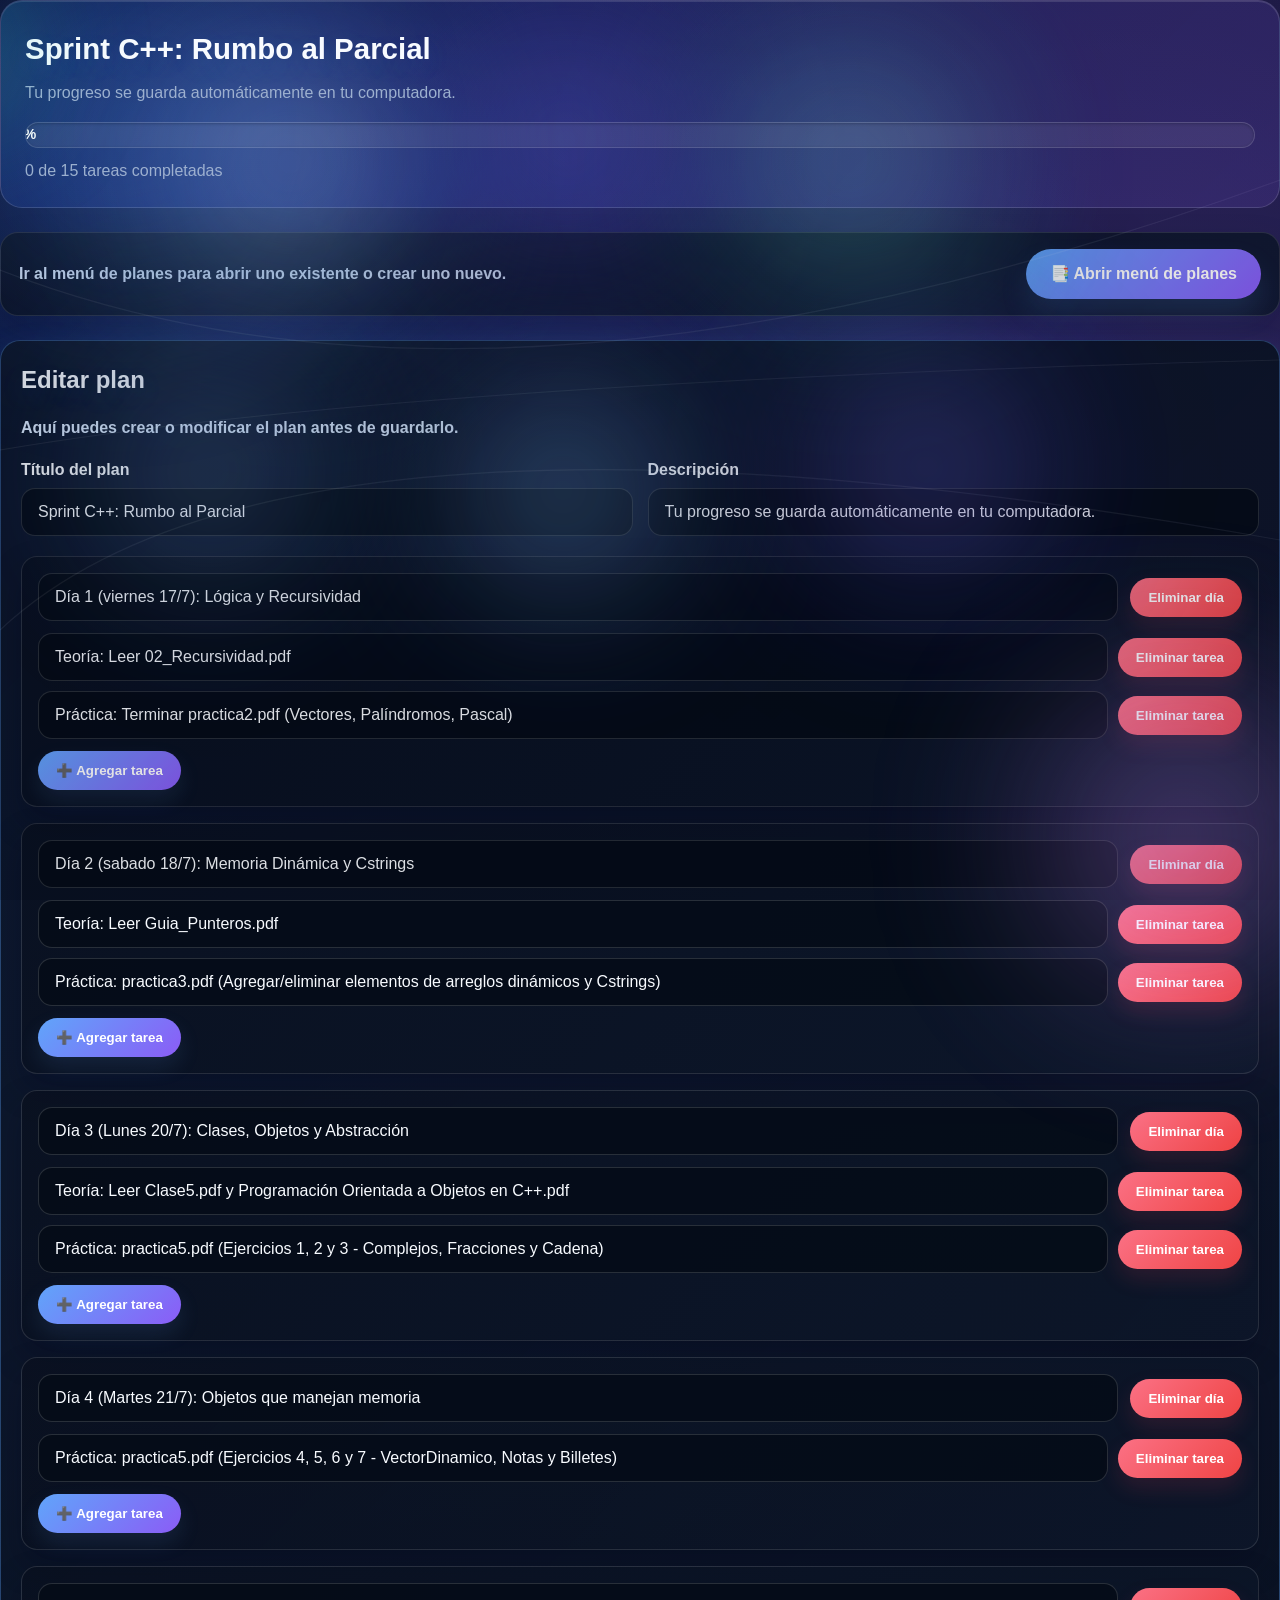
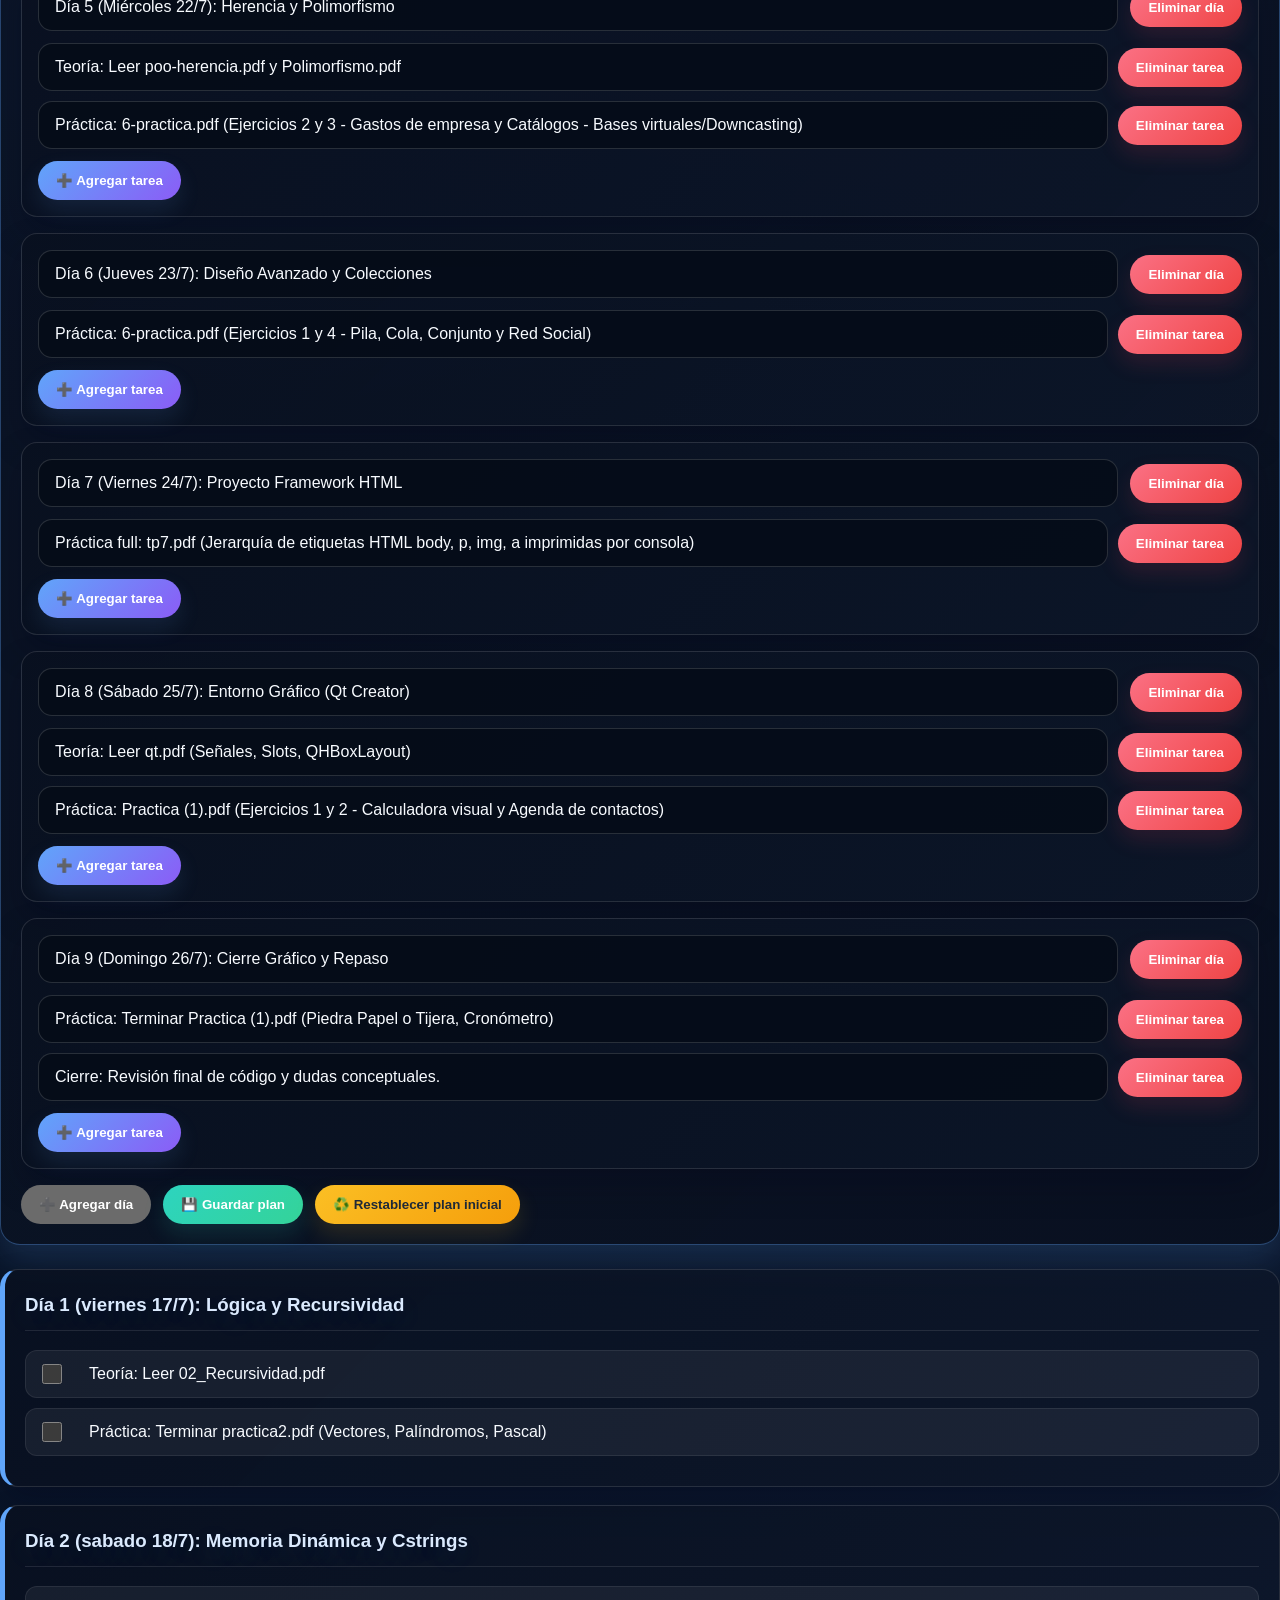
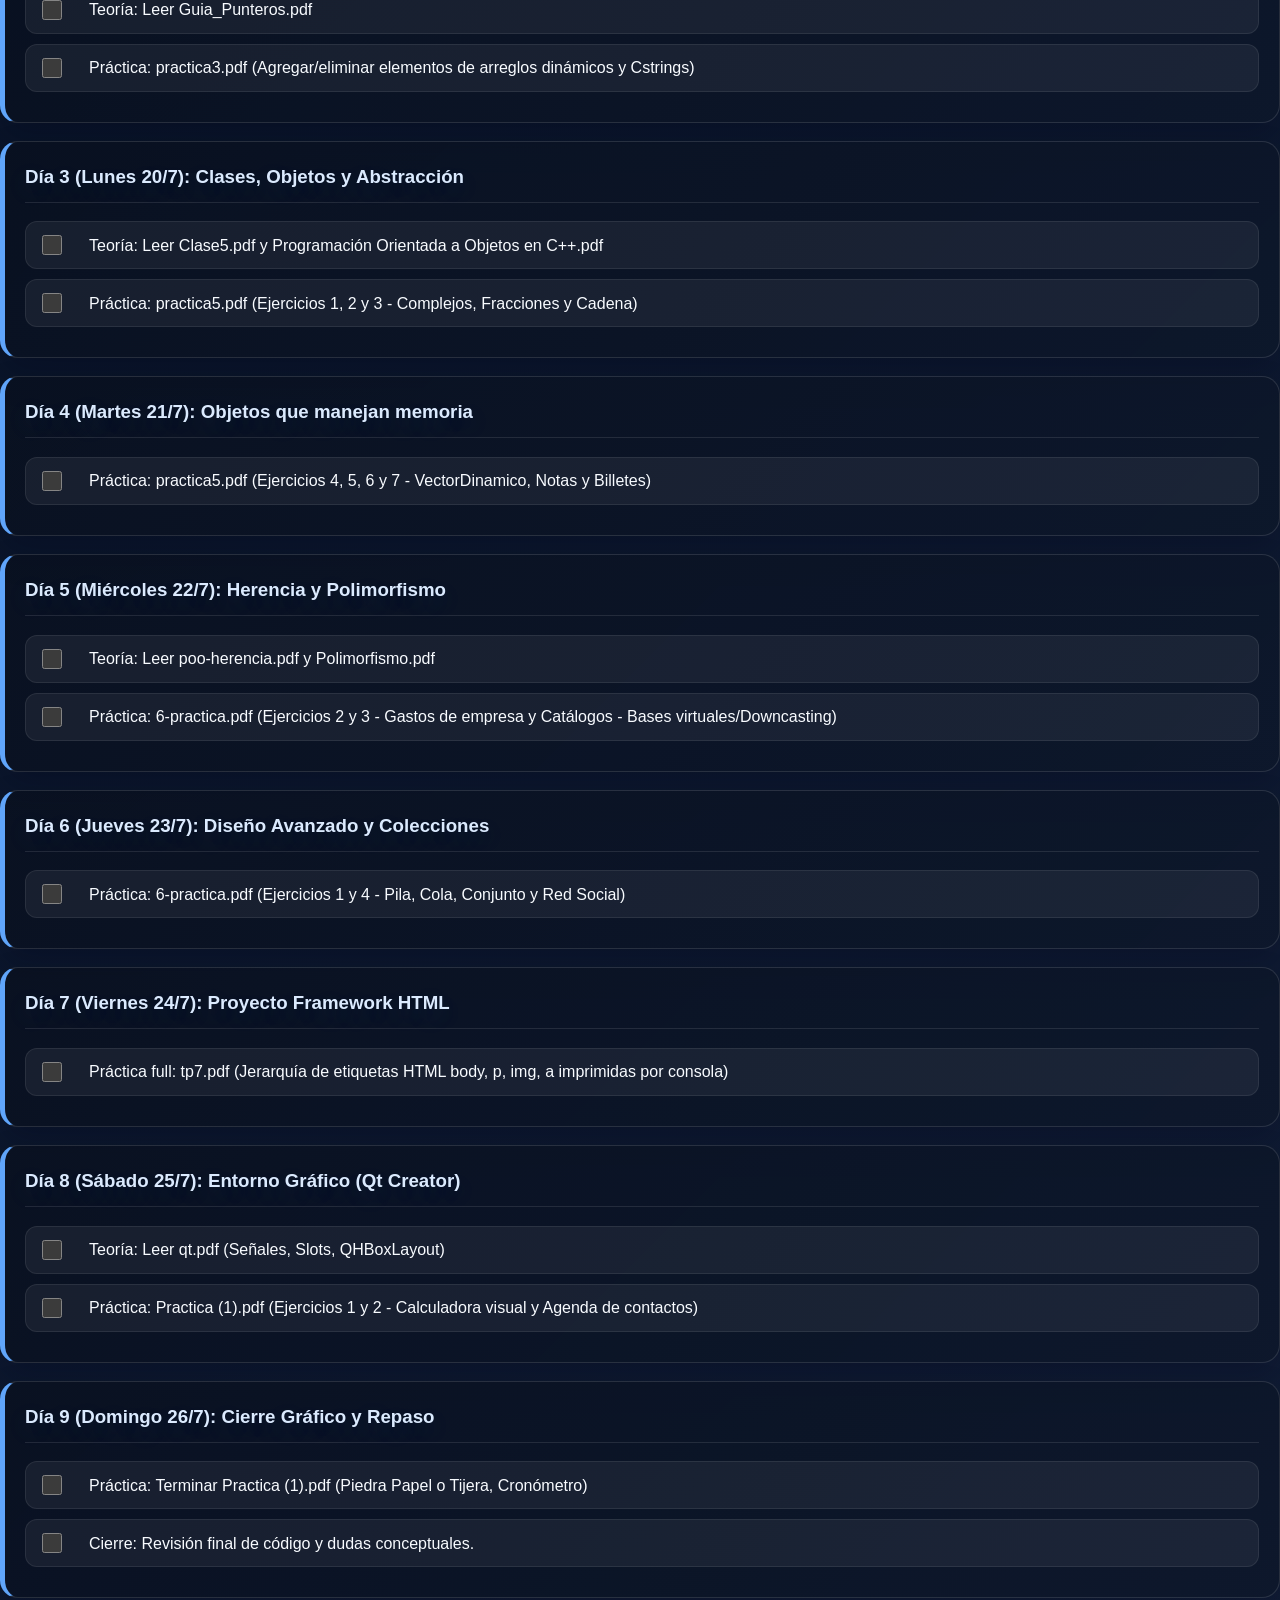
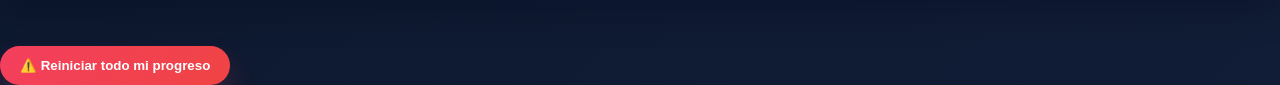
<file: planpersonal.html>
<!DOCTYPE html>
<html lang="es">
<head>
    <meta charset="UTF-8">
    <meta name="viewport" content="width=device-width, initial-scale=1.0">
    <title>Sprint C++: Rumbo al Parcial</title>
    <link rel="icon" href="WhatsApp Image 2026-07-17 at 16.00.58.jpeg" type="image/jpeg">
    <link rel="stylesheet" href="./styles.css">
</head>
<body>
    <canvas id="ferrofluid-canvas"></canvas>

    <div class="header">
        <h1>a estudiar negrito C++ 9 dias (locura)</h1>
        <p>Tu progreso se guarda automáticamente en tu computadora.</p>
        <div class="progress-container">
            <div class="progress-bar" id="progress-bar">0%</div>
        </div>
        <p id="progress-text">0 de 0 tareas completadas</p>
    </div>

    <div class="top-menu-link">
        <p>Ir al menú de planes para abrir uno existente o crear uno nuevo.</p>
        <a href="plan-menu.html" class="primary">📑 Abrir menú de planes</a>
    </div>

    <div class="editor-section highlighted">
        <h2>Editar plan</h2>
        <p class="editor-note">Aquí puedes crear o modificar el plan antes de guardarlo.</p>
        <div class="editor-row">
            <label>
                Título del plan
                <input type="text" id="plan-title-input" placeholder="Nombre de la materia o examen">
            </label>
            <label>
                Descripción
                <input type="text" id="plan-desc-input" placeholder="Texto corto para tu plan">
            </label>
        </div>
        <div id="editor-days"></div>
        <div class="editor-actions">
            <button type="button" id="add-day-btn">➕ Agregar día</button>
            <button type="button" id="save-plan-btn" class="secondary">💾 Guardar plan</button>
            <button type="button" id="reset-plan-btn" class="danger">♻️ Restablecer plan inicial</button>
        </div>
    </div>

    <div id="plan-container"></div>

    <button class="reset" onclick="resetProgress()">⚠️ Reiniciar todo mi progreso</button>

    <script src="ferrofluid-bg.js"></script>
    <script>
        const activePlanKey = 'activeStudyPlan';
        const plansListKey = 'studyPlansList';
        const defaultPlanData = {
            id: 'default-plan',
            title: "Sprint C++: Rumbo al Parcial",
            description: "Tu progreso se guarda automáticamente en tu computadora.",
            plan: [
                {
                    day: "Día 1 (viernes 17/7): Lógica y Recursividad",
                    tasks: [
                        { id: "d1-t1", text: "Teoría: Leer 02_Recursividad.pdf" },
                        { id: "d1-t2", text: "Práctica: Terminar practica2.pdf (Vectores, Palíndromos, Pascal)" }
                    ]
                },
                {
                    day: "Día 2 (sabado 18/7): Memoria Dinámica y Cstrings",
                    tasks: [
                        { id: "d2-t1", text: "Teoría: Leer Guia_Punteros.pdf" },
                        { id: "d2-t2", text: "Práctica: practica3.pdf (Agregar/eliminar elementos de arreglos dinámicos y Cstrings)" }
                    ]
                },
                {
                    day: "Día 3 (Lunes 20/7): Clases, Objetos y Abstracción",
                    tasks: [
                        { id: "d3-t1", text: "Teoría: Leer Clase5.pdf y Programación Orientada a Objetos en C++.pdf" },
                        { id: "d3-t2", text: "Práctica: practica5.pdf (Ejercicios 1, 2 y 3 - Complejos, Fracciones y Cadena)" }
                    ]
                },
                {
                    day: "Día 4 (Martes 21/7): Objetos que manejan memoria",
                    tasks: [
                        { id: "d4-t1", text: "Práctica: practica5.pdf (Ejercicios 4, 5, 6 y 7 - VectorDinamico, Notas y Billetes)" }
                    ]
                },
                {
                    day: "Día 5 (Miércoles 22/7): Herencia y Polimorfismo",
                    tasks: [
                        { id: "d5-t1", text: "Teoría: Leer poo-herencia.pdf y Polimorfismo.pdf" },
                        { id: "d5-t2", text: "Práctica: 6-practica.pdf (Ejercicios 2 y 3 - Gastos de empresa y Catálogos - Bases virtuales/Downcasting)" }
                    ]
                },
                {
                    day: "Día 6 (Jueves 23/7): Diseño Avanzado y Colecciones",
                    tasks: [
                        { id: "d6-t1", text: "Práctica: 6-practica.pdf (Ejercicios 1 y 4 - Pila, Cola, Conjunto y Red Social)" }
                    ]
                },
                {
                    day: "Día 7 (Viernes 24/7): Proyecto Framework HTML",
                    tasks: [
                        { id: "d7-t1", text: "Práctica full: tp7.pdf (Jerarquía de etiquetas HTML body, p, img, a imprimidas por consola)" }
                    ]
                },
                {
                    day: "Día 8 (Sábado 25/7): Entorno Gráfico (Qt Creator)",
                    tasks: [
                        { id: "d8-t1", text: "Teoría: Leer qt.pdf (Señales, Slots, QHBoxLayout)" },
                        { id: "d8-t2", text: "Práctica: Practica (1).pdf (Ejercicios 1 y 2 - Calculadora visual y Agenda de contactos)" }
                    ]
                },
                {
                    day: "Día 9 (Domingo 26/7): Cierre Gráfico y Repaso",
                    tasks: [
                        { id: "d9-t1", text: "Práctica: Terminar Practica (1).pdf (Piedra Papel o Tijera, Cronómetro)" },
                        { id: "d9-t2", text: "Cierre: Revisión final de código y dudas conceptuales." }
                    ]
                }
            ]
        };

        let planData = loadPlanData();
        let savedPlans = loadPlansList();
        let totalTasks = 0;

        const container = document.getElementById('plan-container');
        const editorDays = document.getElementById('editor-days');
        const titleInput = document.getElementById('plan-title-input');
        const descInput = document.getElementById('plan-desc-input');

        document.getElementById('add-day-btn').addEventListener('click', () => {
            editorDays.appendChild(createDayEditor({ day: 'Nuevo día', tasks: [{ text: '' }] }));
        });

        document.getElementById('save-plan-btn').addEventListener('click', savePlanFromEditor);
        document.getElementById('reset-plan-btn').addEventListener('click', resetPlanConfig);

        function loadPlanData() {
            const urlParams = new URLSearchParams(window.location.search);
            const planId = urlParams.get('planId');
            const newMode = urlParams.get('new');

            if (newMode === '1') {
                return {
                    id: null,
                    title: '',
                    description: '',
                    plan: [
                        { day: 'Nuevo día', tasks: [{ text: '' }] }
                    ]
                };
            }

            if (planId) {
                const plans = loadPlansList();
                const savedPlan = plans.find(item => item.id === planId);
                if (savedPlan) {
                    savePlanData(savedPlan);
                    return JSON.parse(JSON.stringify(savedPlan));
                }
            }

            const saved = localStorage.getItem(activePlanKey);
            if (saved) {
                try {
                    return JSON.parse(saved);
                } catch (error) {
                    console.error('Error leyendo el plan activo:', error);
                }
            }
            return JSON.parse(JSON.stringify(defaultPlanData));
        }

        function loadPlansList() {
            const saved = localStorage.getItem(plansListKey);
            if (saved) {
                try {
                    return JSON.parse(saved);
                } catch (error) {
                    console.error('Error leyendo la lista de planes guardados:', error);
                }
            }
            return [];
        }

        function savePlanData(data) {
            localStorage.setItem(activePlanKey, JSON.stringify(data));
        }

        function savePlansList(plans) {
            localStorage.setItem(plansListKey, JSON.stringify(plans));
        }

        function renderPlan(plan) {
            container.innerHTML = '';
            totalTasks = 0;

            plan.forEach(day => {
                const card = document.createElement('div');
                card.className = 'day-card';

                const title = document.createElement('h3');
                title.textContent = day.day;
                card.appendChild(title);

                day.tasks.forEach(task => {
                    totalTasks++;

                    const taskDiv = document.createElement('div');
                    taskDiv.className = 'task';
                    taskDiv.id = 'div-' + task.id;

                    const checkbox = document.createElement('input');
                    checkbox.type = 'checkbox';
                    checkbox.id = task.id;

                    if (localStorage.getItem(task.id) === 'true') {
                        checkbox.checked = true;
                        taskDiv.classList.add('completed');
                    }

                    checkbox.addEventListener('change', (e) => {
                        localStorage.setItem(task.id, e.target.checked);
                        if (e.target.checked) {
                            taskDiv.classList.add('completed');
                        } else {
                            taskDiv.classList.remove('completed');
                        }
                        updateProgress();
                    });

                    const label = document.createElement('label');
                    label.htmlFor = task.id;
                    label.textContent = task.text;

                    taskDiv.appendChild(checkbox);
                    taskDiv.appendChild(label);
                    card.appendChild(taskDiv);
                });

                container.appendChild(card);
            });

            updateProgress();
        }

        function updateProgress() {
            let completed = 0;
            const checkboxes = document.querySelectorAll('input[type="checkbox"]');
            checkboxes.forEach(cb => {
                if (cb.checked) completed++;
            });

            const percentage = totalTasks === 0 ? 0 : Math.round((completed / totalTasks) * 100);
            const progressBar = document.getElementById('progress-bar');
            progressBar.style.width = percentage + '%';
            progressBar.textContent = percentage + '%';

            document.getElementById('progress-text').textContent = `${completed} de ${totalTasks} tareas completadas`;
        }

        function resetProgress() {
            if (confirm("¿Estás seguro de que quieres borrar todo tu progreso?")) {
                Object.keys(localStorage)
                    .filter(key => key !== activePlanKey && key !== plansListKey)
                    .forEach(key => localStorage.removeItem(key));
                window.location.reload();
            }
        }

        function resetPlanConfig() {
            if (confirm("¿Restablecer el plan inicial y borrar el progreso?")) {
                savePlanData(JSON.parse(JSON.stringify(defaultPlanData)));
                Object.keys(localStorage)
                    .filter(key => key !== activePlanKey && key !== plansListKey)
                    .forEach(key => localStorage.removeItem(key));
                window.location.reload();
            }
        }

        function createTaskInput(taskText = '') {
            const row = document.createElement('div');
            row.className = 'editor-task-row';

            const input = document.createElement('input');
            input.type = 'text';
            input.placeholder = 'Describe la tarea';
            input.value = taskText;
            input.className = 'editor-task-input';

            const removeButton = document.createElement('button');
            removeButton.type = 'button';
            removeButton.className = 'editor-small-btn danger';
            removeButton.textContent = 'Eliminar tarea';
            removeButton.addEventListener('click', () => row.remove());

            row.appendChild(input);
            row.appendChild(removeButton);
            return row;
        }

        function createDayEditor(day = { day: '', tasks: [{ text: '' }] }) {
            const dayCard = document.createElement('div');
            dayCard.className = 'editor-day-card';

            const header = document.createElement('div');
            header.className = 'editor-day-header';

            const dayInput = document.createElement('input');
            dayInput.type = 'text';
            dayInput.placeholder = 'Día, fecha y tema';
            dayInput.value = day.day;
            dayInput.className = 'editor-day-input';

            const removeDayButton = document.createElement('button');
            removeDayButton.type = 'button';
            removeDayButton.className = 'editor-small-btn danger';
            removeDayButton.textContent = 'Eliminar día';
            removeDayButton.addEventListener('click', () => dayCard.remove());

            header.appendChild(dayInput);
            header.appendChild(removeDayButton);

            const tasksContainer = document.createElement('div');
            tasksContainer.className = 'editor-tasks-container';
            day.tasks.forEach(task => {
                tasksContainer.appendChild(createTaskInput(task.text));
            });

            const addTaskButton = document.createElement('button');
            addTaskButton.type = 'button';
            addTaskButton.className = 'editor-small-btn';
            addTaskButton.textContent = '➕ Agregar tarea';
            addTaskButton.addEventListener('click', () => {
                tasksContainer.appendChild(createTaskInput(''));
            });

            dayCard.appendChild(header);
            dayCard.appendChild(tasksContainer);
            dayCard.appendChild(addTaskButton);
            return dayCard;
        }

        function savePlanFromEditor() {
            const newTitle = titleInput.value.trim() || 'Mi plan de estudio';
            const newDesc = descInput.value.trim() || 'Plan de estudio editable desde la página.';
            const dayCards = Array.from(editorDays.querySelectorAll('.editor-day-card'));

            if (dayCards.length === 0) {
                alert('Agrega al menos un día para guardar el plan.');
                return;
            }

            const newPlan = dayCards.map((dayCard, dayIndex) => {
                const dayText = dayCard.querySelector('.editor-day-input').value.trim() || `Día ${dayIndex + 1}`;
                const taskInputs = Array.from(dayCard.querySelectorAll('.editor-task-input'));
                const tasks = taskInputs
                    .map((input, taskIndex) => ({
                        id: `day-${dayIndex + 1}-task-${taskIndex + 1}`,
                        text: input.value.trim() || `Tarea ${taskIndex + 1}`
                    }))
                    .filter(task => task.text.length > 0);

                return { day: dayText, tasks };
            }).filter(day => day.tasks.length > 0);

            if (newPlan.length === 0) {
                alert('Agrega al menos una tarea en algún día para guardar el plan.');
                return;
            }

            const planId = (planData.id && planData.id !== 'default-plan') ? planData.id : `plan-${Date.now()}`;
            planData = {
                id: planId,
                title: newTitle,
                description: newDesc,
                plan: newPlan
            };

            savePlanData(planData);
            savedPlans = addOrUpdateSavedPlan(planData);
            renderPlan(planData.plan);
            updateHeader();
            alert('Plan guardado. Ahora puedes usarlo para otra materia.');
        }

        function addOrUpdateSavedPlan(plan) {
            const existingIndex = savedPlans.findIndex(item => item.id === plan.id);
            const planSummary = {
                id: plan.id,
                title: plan.title,
                description: plan.description,
                savedAt: Date.now(),
                plan: plan.plan
            };

            if (existingIndex >= 0) {
                savedPlans[existingIndex] = planSummary;
            } else {
                savedPlans.unshift(planSummary);
            }
            savePlansList(savedPlans);
            return savedPlans;
        }

        function updateHeader() {
            document.querySelector('.header h1').textContent = planData.title;
            document.querySelector('.header p').textContent = planData.description;
        }

        function initEditor() {
            titleInput.value = planData.title;
            descInput.value = planData.description;
            editorDays.innerHTML = '';
            planData.plan.forEach(day => {
                editorDays.appendChild(createDayEditor(day));
            });
        }

        function init() {
            updateHeader();
            initEditor();
            renderPlan(planData.plan);
        }

        init();
    </script>
</body>
</html>
</file>
<file: styles.css>
:root {
    --bg-color: #020617;
    --bg-secondary: #071226;
    --text-color: #f8fbff;
    --card-bg: rgba(8, 15, 30, 0.78);
    --primary: #60a5fa;
    --secondary: #8b5cf6;
    --accent: #2dd4bf;
    --muted: #9db0cf;
    --border: rgba(255, 255, 255, 0.16);
    --shadow: 0 24px 70px rgba(2, 6, 23, 0.45);
}

* {
    box-sizing: border-box;
}

html {
    min-height: 100%;
}

body {
    font-family: 'Inter', 'Segoe UI', Tahoma, Geneva, Verdana, sans-serif;
    background:
        radial-gradient(circle at 12% 18%, rgba(37, 99, 235, 0.45), transparent 28%),
        radial-gradient(circle at 88% 10%, rgba(139, 92, 246, 0.35), transparent 30%),
        linear-gradient(135deg, #020617 0%, #071225 35%, #111d36 100%);
    color: var(--text-color);
    line-height: 1.6;
    padding: 0;
    margin: 0;
    min-height: 100vh;
    overflow-x: hidden;
    position: relative;
    color-scheme: dark;
}

body #ferrofluid-canvas {
    position: fixed;
    inset: 0;
    width: 100%;
    height: 100%;
    z-index: 0;
    pointer-events: none;
    opacity: 0.95;
}

body::before,
body::after {
    content: '';
    position: fixed;
    border-radius: 50%;
    filter: blur(80px);
    pointer-events: none;
    z-index: 0;
    opacity: 0.7;
    animation: floatOrb 16s ease-in-out infinite alternate;
}

body::before {
    width: 32rem;
    height: 32rem;
    top: -8rem;
    left: -8rem;
    background: radial-gradient(circle, rgba(96, 165, 250, 0.72) 0%, rgba(96, 165, 250, 0.16) 40%, transparent 72%);
}

body::after {
    width: 28rem;
    height: 28rem;
    right: -8rem;
    bottom: -10rem;
    background: radial-gradient(circle, rgba(192, 132, 252, 0.7) 0%, rgba(192, 132, 252, 0.16) 45%, transparent 72%);
    animation-duration: 20s;
}

@keyframes floatOrb {
    from {
        transform: translate3d(0, 0, 0) scale(1);
    }
    to {
        transform: translate3d(2.5rem, -2rem, 0) scale(1.08);
    }
}

.app-shell {
    position: relative;
    z-index: 1;
    max-width: 1120px;
    margin: 0 auto;
    padding: 24px 16px 40px;
}

.page-card {
    background: linear-gradient(135deg, rgba(8, 14, 27, 0.82), rgba(13, 22, 40, 0.88));
    border: 1px solid var(--border);
    border-radius: 28px;
    box-shadow: var(--shadow);
    padding: 24px;
    backdrop-filter: blur(20px);
    -webkit-backdrop-filter: blur(20px);
    position: relative;
    overflow: hidden;
}

.page-card::before {
    content: '';
    position: absolute;
    inset: 0;
    background: linear-gradient(120deg, rgba(96, 165, 250, 0.08), transparent 42%, rgba(192, 132, 252, 0.12));
    pointer-events: none;
}

.login-card {
    max-width: 580px;
    margin: 0 auto;
}

.login-form {
    display: grid;
    gap: 18px;
    margin-top: 16px;
}

.login-form label {
    display: flex;
    flex-direction: column;
    gap: 8px;
    font-weight: 600;
}

.login-form input,
.editor-row input,
.editor-day-input,
.editor-task-input,
.editor-date-input,
.editor-pdf-input {
    padding: 14px 16px;
    border: 1px solid rgba(255, 255, 255, 0.14);
    border-radius: 14px;
    font-size: 1rem;
    background: rgba(5, 12, 24, 0.86);
    color: var(--text-color);
    transition: border-color 0.2s ease, box-shadow 0.2s ease, transform 0.2s ease;
}

.login-form input:focus,
.editor-row input:focus,
.editor-day-input:focus,
.editor-task-input:focus,
.editor-date-input:focus,
.editor-pdf-input:focus {
    outline: none;
    border-color: var(--primary);
    box-shadow: 0 0 0 4px rgba(96, 165, 250, 0.18);
    transform: translateY(-1px);
}

.login-note {
    color: var(--muted);
    margin: 0;
    font-size: 0.95rem;
}

.error-card {
    max-width: 760px;
    margin: 56px auto;
    text-align: center;
}

.error-header {
    text-align: center;
    margin-bottom: 0;
    padding: 30px 24px 20px;
}

.error-eyebrow {
    margin: 0 0 8px;
    color: #93c5fd;
    letter-spacing: 0.12em;
    text-transform: uppercase;
    font-size: 0.8rem;
    font-weight: 700;
}

.error-content {
    display: grid;
    gap: 24px;
    justify-items: center;
    padding: 8px 24px 24px;
}

.error-code-wrap {
    position: relative;
    display: grid;
    place-items: center;
    width: min(100%, 260px);
    aspect-ratio: 1;
    border-radius: 50%;
    background: radial-gradient(circle, rgba(96, 165, 250, 0.24), rgba(139, 92, 246, 0.09) 45%, transparent 70%);
    border: 1px solid rgba(255, 255, 255, 0.12);
    box-shadow: inset 0 1px 0 rgba(255, 255, 255, 0.12), 0 26px 52px rgba(96, 165, 250, 0.12);
}

.error-code {
    font-size: clamp(4rem, 9vw, 7rem);
    font-weight: 800;
    line-height: 1;
    letter-spacing: -0.08em;
    background: linear-gradient(135deg, #e0f2fe 0%, #a5b4fc 35%, #c4b5fd 100%);
    -webkit-background-clip: text;
    background-clip: text;
    color: transparent;
}

.error-copy {
    max-width: 540px;
}

.error-copy h2 {
    margin: 0 0 10px;
    font-size: clamp(1.7rem, 3vw, 2.4rem);
}

.error-copy p {
    margin: 0;
    color: var(--muted);
    font-size: 1.05rem;
}

.error-actions {
    display: flex;
    flex-wrap: wrap;
    justify-content: center;
    gap: 12px;
}

.admin-card {
    max-width: 980px;
    margin: 32px auto;
}

.admin-summary {
    display: grid;
    grid-template-columns: repeat(auto-fit, minmax(180px, 1fr));
    gap: 16px;
    margin: 20px 0 24px;
}

.summary-item {
    background: rgba(255, 255, 255, 0.04);
    border: 1px solid rgba(255, 255, 255, 0.12);
    border-radius: 16px;
    padding: 18px 20px;
    display: flex;
    flex-direction: column;
    gap: 8px;
}

.summary-item span {
    color: var(--muted);
    font-size: 0.9rem;
}

.summary-item strong {
    font-size: clamp(1.7rem, 3vw, 2.4rem);
    color: #f8fbff;
}

.admin-table-wrap {
    overflow-x: auto;
    border-radius: 16px;
    border: 1px solid rgba(255, 255, 255, 0.12);
    background: rgba(7, 12, 24, 0.45);
}

.admin-table {
    width: 100%;
    border-collapse: collapse;
    min-width: 560px;
}

.admin-table th,
.admin-table td {
    padding: 16px 18px;
    text-align: left;
    border-bottom: 1px solid rgba(255, 255, 255, 0.08);
}

.admin-table th {
    color: #dbeafe;
    background: rgba(96, 165, 250, 0.07);
    font-size: 0.82rem;
    letter-spacing: 0.06em;
    text-transform: uppercase;
}

.admin-table td {
    color: var(--text-color);
}

.empty-admin {
    text-align: center;
    color: var(--muted);
    padding: 26px 16px;
}

.login-actions {
    display: flex;
    flex-wrap: wrap;
    gap: 12px;
    margin-top: 6px;
}

h1, h2, h3 {
    color: #f8fbff;
    text-shadow: 0 8px 24px rgba(96, 165, 250, 0.15);
}

#plan-container,
.editor-section {
    width: 100%;
    box-sizing: border-box;
}

.header {
    text-align: left;
    margin-bottom: 24px;
    padding: 24px;
    border-radius: 22px;
    background: linear-gradient(135deg, rgba(37, 99, 235, 0.18), rgba(139, 92, 246, 0.15));
    border: 1px solid rgba(255, 255, 255, 0.14);
    position: relative;
    overflow: hidden;
    box-shadow: inset 0 1px 0 rgba(255, 255, 255, 0.12);
}

.header::before {
    content: '';
    position: absolute;
    inset: -30% auto auto -12%;
    width: 220px;
    height: 220px;
    background: radial-gradient(circle, rgba(45, 212, 191, 0.34) 0%, rgba(45, 212, 191, 0.02) 72%, transparent 100%);
    filter: blur(50px);
    pointer-events: none;
}

.header h1 {
    margin: 0 0 8px;
    font-size: clamp(1.6rem, 2.3vw, 2.2rem);
}

.header p {
    margin: 0;
    color: var(--muted);
    font-size: 1rem;
}

.user-meta {
    display: flex;
    flex-wrap: wrap;
    gap: 12px;
    align-items: center;
    margin-top: 14px;
    color: var(--muted);
}

.user-meta strong {
    color: #f8fbff;
}

.progress-container {
    background: rgba(255, 255, 255, 0.08);
    border: 1px solid rgba(255, 255, 255, 0.12);
    border-radius: 999px;
    height: 26px;
    width: 100%;
    margin: 16px 0 10px;
    overflow: hidden;
    box-shadow: inset 0 1px 3px rgba(2, 6, 23, 0.25);
}

.progress-bar {
    background: linear-gradient(90deg, var(--accent) 0%, #34d399 100%);
    height: 100%;
    width: 0%;
    transition: width 0.4s ease;
    display: flex;
    align-items: center;
    justify-content: center;
    color: white;
    font-weight: 700;
    font-size: 14px;
}

.day-card,
.editor-day-card,
.saved-plans-item,
.plans-menu,
.editor-section,
.top-menu-link {
    background: linear-gradient(135deg, rgba(9, 16, 31, 0.82), rgba(13, 23, 42, 0.8));
    border: 1px solid rgba(255, 255, 255, 0.12);
    box-shadow: 0 16px 34px rgba(2, 6, 23, 0.24);
}

.day-card {
    padding: 20px;
    margin-bottom: 18px;
    border-radius: 18px;
    border-left: 5px solid var(--primary);
    transition: transform 0.2s ease, box-shadow 0.2s ease;
}

.day-card:hover {
    transform: translateY(-2px);
    box-shadow: 0 18px 34px rgba(96, 165, 250, 0.16);
}

.day-card h3 {
    margin-top: 0;
    border-bottom: 1px solid rgba(255, 255, 255, 0.1);
    padding-bottom: 10px;
    color: #dbeafe;
}

.task {
    display: flex;
    align-items: center;
    gap: 12px;
    flex-wrap: wrap;
    margin: 10px 0;
    padding: 10px 12px;
    border-radius: 12px;
    background: rgba(255, 255, 255, 0.06);
    border: 1px solid rgba(255, 255, 255, 0.08);
    transition: background-color 0.2s ease, border-color 0.2s ease;
}

.task label {
    width: auto;
    flex: 1;
}

.task:hover {
    background-color: rgba(255, 255, 255, 0.1);
    border-color: rgba(255, 255, 255, 0.16);
}

input[type="checkbox"] {
    margin-right: 15px;
    width: 20px;
    height: 20px;
    cursor: pointer;
    accent-color: var(--primary);
}

label {
    cursor: pointer;
    width: 100%;
}

.completed label {
    text-decoration: line-through;
    color: #8da0bc;
}

button.reset,
.primary,
.secondary,
.editor-small-btn,
.editor-actions button,
.btn-with-icon {
    display: inline-flex;
    align-items: center;
    justify-content: center;
    gap: 10px;
    text-decoration: none;
    border: none;
    border-radius: 999px;
    font-weight: 700;
    transition: transform 0.18s ease, box-shadow 0.18s ease, opacity 0.18s ease;
    cursor: pointer;
}

button.reset {
    background: linear-gradient(135deg, #f43f5e 0%, #ef4444 100%);
    color: white;
    padding: 12px 20px;
    margin: 30px auto 0;
    box-shadow: 0 16px 28px rgba(244, 63, 94, 0.22);
}

button.reset:hover,
.primary:hover,
.secondary:hover,
.editor-small-btn:hover,
.editor-actions button:hover,
.btn-with-icon:hover {
    transform: translateY(-1px);
    opacity: 0.96;
}

.btn-with-icon i,
.pdf-link i {
    font-size: 1rem;
}

.plans-menu {
    border-radius: 20px;
    padding: 22px;
    margin-bottom: 24px;
}

.plans-menu-header {
    display: flex;
    justify-content: space-between;
    align-items: center;
    gap: 20px;
    margin-bottom: 18px;
}

.plans-menu-header h2 {
    margin: 0;
}

.plans-menu-header p {
    margin: 6px 0 0;
    color: #9db0cf;
}

.saved-plans-list {
    display: grid;
    gap: 14px;
}

.saved-plans-item {
    border-radius: 16px;
    padding: 16px;
    display: grid;
    gap: 10px;
    transition: transform 0.2s ease, box-shadow 0.2s ease;
}

.saved-plans-item:hover {
    transform: translateY(-2px);
    box-shadow: 0 16px 28px rgba(96, 165, 250, 0.16);
}

.saved-plans-item strong {
    display: block;
    font-size: 1rem;
    color: #f8fbff;
}

.saved-plans-item p {
    margin: 0;
    color: #9db0cf;
}

.saved-plans-actions {
    display: flex;
    gap: 10px;
    flex-wrap: wrap;
}

#saved-plans-list .editor-small-btn {
    padding: 10px 14px;
}

.editor-section {
    border-radius: 20px;
    padding: 20px;
    margin-bottom: 24px;
}

.editor-section.highlighted {
    border: 1px solid rgba(96, 165, 250, 0.36);
    box-shadow: 0 16px 36px rgba(96, 165, 250, 0.16);
    background: linear-gradient(135deg, rgba(13, 23, 42, 0.94), rgba(9, 16, 31, 0.88));
}

.editor-note {
    margin-top: 0;
    margin-bottom: 16px;
    color: #dbeafe;
    font-weight: 600;
}

.top-menu-link {
    border-radius: 18px;
    padding: 16px 18px;
    margin-bottom: 24px;
    display: flex;
    justify-content: space-between;
    align-items: center;
    gap: 16px;
    flex-wrap: wrap;
}

.view-links-row {
    display: flex;
    gap: 10px;
    flex-wrap: wrap;
}

.top-menu-link p {
    margin: 0;
    color: #dbeafe;
    font-weight: 600;
}

.top-menu-link a.primary {
    text-decoration: none;
    display: inline-flex;
    align-items: center;
    justify-content: center;
}

.primary {
    background: linear-gradient(135deg, var(--primary) 0%, var(--secondary) 100%);
    color: white;
    padding: 12px 24px;
    box-shadow: 0 16px 28px rgba(96, 165, 250, 0.16);
}

.secondary {
    background: linear-gradient(135deg, #334155 0%, #475569 100%);
    color: white;
    padding: 12px 20px;
    box-shadow: 0 14px 24px rgba(15, 23, 42, 0.22);
}

.primary:hover,
.secondary:hover {
    filter: brightness(1.05);
    text-decoration: none;
}

.empty-menu {
    color: #9db0cf;
    padding: 16px;
    border: 1px dashed rgba(255, 255, 255, 0.16);
    border-radius: 10px;
}

.editor-section h2 {
    margin-top: 0;
    margin-bottom: 16px;
}

.editor-row {
    display: grid;
    gap: 15px;
    grid-template-columns: 1fr 1fr;
    margin-bottom: 20px;
}

.editor-row label {
    display: flex;
    flex-direction: column;
    gap: 6px;
    font-weight: 600;
}

.editor-metadata-row {
    display: grid;
    gap: 12px;
    grid-template-columns: minmax(180px, 220px) 1fr;
    margin-bottom: 12px;
}

.editor-date-input {
    color: var(--primary);
}

.editor-date-input::-webkit-calendar-picker-indicator {
    cursor: pointer;
    filter: invert(0.8);
}

.day-date {
    margin: 6px 0 8px;
    color: #dbeafe;
    font-weight: 700;
    font-size: 0.95rem;
}

.pdf-link {
    display: inline-flex;
    align-items: center;
    gap: 8px;
    margin: 8px 0 12px;
    color: #93c5fd;
    text-decoration: none;
    font-weight: 600;
}

.editor-day-card {
    border-radius: 16px;
    padding: 16px;
    margin-bottom: 16px;
}

.editor-day-header {
    display: flex;
    gap: 12px;
    flex-wrap: wrap;
    align-items: center;
    margin-bottom: 12px;
}

.editor-day-input {
    flex: 1;
}

.editor-tasks-container {
    display: grid;
    gap: 10px;
    margin-bottom: 12px;
}

.editor-task-row {
    display: grid;
    gap: 10px;
    grid-template-columns: 1fr auto;
    align-items: center;
}

.editor-small-btn,
.editor-actions button {
    border: none;
    border-radius: 999px;
    padding: 12px 18px;
    cursor: pointer;
    font-weight: 700;
    display: inline-flex;
    align-items: center;
    justify-content: center;
    gap: 10px;
    transition: transform 0.18s ease, box-shadow 0.18s ease, opacity 0.18s ease;
}

.editor-small-btn:hover,
.editor-actions button:hover {
    transform: translateY(-1px);
    box-shadow: 0 12px 22px rgba(96, 165, 250, 0.16);
    opacity: 0.95;
}

.editor-small-btn {
    background: linear-gradient(135deg, var(--primary) 0%, var(--secondary) 100%);
    color: white;
    box-shadow: 0 10px 22px rgba(96, 165, 250, 0.12);
}

.editor-small-btn.danger {
    background: linear-gradient(135deg, #fb7185 0%, #ef4444 100%);
    color: white;
    box-shadow: 0 10px 22px rgba(244, 63, 94, 0.14);
}

.editor-actions {
    display: flex;
    gap: 12px;
    flex-wrap: wrap;
    margin-top: 10px;
}

.editor-actions button.secondary {
    background: linear-gradient(135deg, var(--accent) 0%, #34d399 100%);
    color: white;
    box-shadow: 0 10px 22px rgba(45, 212, 191, 0.14);
}

.editor-actions button.danger {
    background: linear-gradient(135deg, #fbbf24 0%, #f59e0b 100%);
    color: #1f2937;
    box-shadow: 0 10px 22px rgba(251, 191, 36, 0.14);
}

@media (max-width: 720px) {
    body {
        padding: 10px;
    }

    .page-card {
        padding: 18px;
    }

    .header {
        padding: 18px;
    }

    .header h1 {
        font-size: 1.6rem;
        line-height: 1.3;
    }

    .header p {
        font-size: 0.95rem;
    }

    .progress-container {
        height: 22px;
    }

    .progress-bar {
        font-size: 12px;
    }

    .editor-row {
        grid-template-columns: 1fr;
    }

    .editor-metadata-row {
        grid-template-columns: 1fr;
    }

    .editor-day-header {
        flex-direction: column;
        align-items: stretch;
    }

    .editor-actions {
        flex-direction: column;
        align-items: stretch;
    }

    .top-menu-link {
        flex-direction: column;
        align-items: flex-start;
    }

    .view-links-row {
        width: 100%;
    }

    .view-links-row a {
        flex: 1;
        justify-content: center;
    }

    .day-card,
    .editor-day-card,
    .editor-actions button,
    .editor-small-btn,
    .editor-row input,
    .editor-day-input,
    .editor-task-input {
        width: 100%;
    }

    .editor-day-card {
        padding: 14px;
    }

    .task {
        flex-direction: column;
        align-items: stretch;
        gap: 8px;
    }

    .task label {
        width: 100%;
    }

    .editor-task-row {
        grid-template-columns: 1fr;
    }
}

@media (max-width: 480px) {
    .editor-row,
    .editor-day-header,
    .editor-actions {
        gap: 10px;
    }

    .editor-section,
    .day-card,
    .editor-day-card {
        padding: 14px;
        border-radius: 12px;
    }

    .editor-small-btn,
    .editor-actions button,
    button.reset {
        padding: 12px;
        font-size: 0.95rem;
    }
}
</file>
